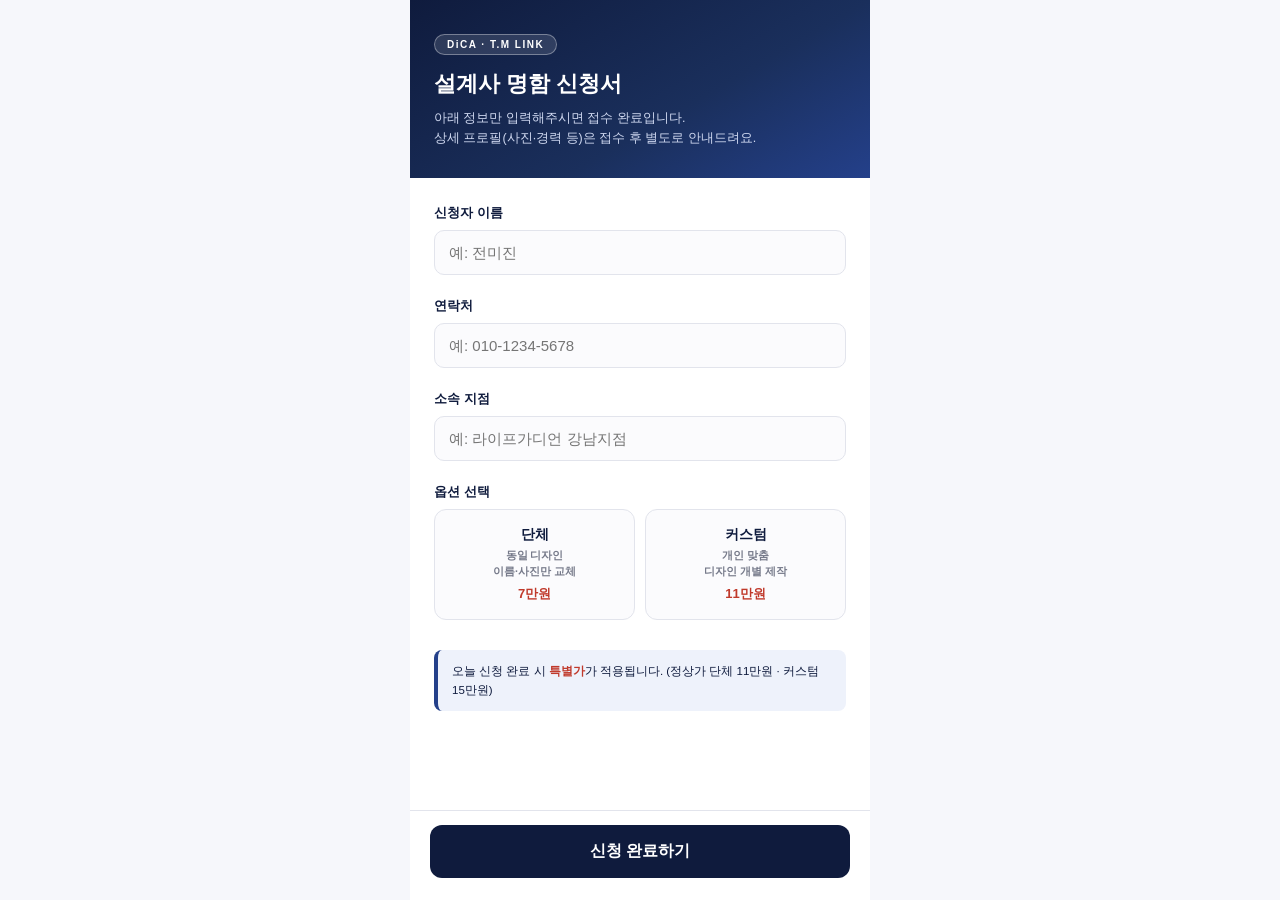
<file: 신청폼/index.html>
<!DOCTYPE html>
<html lang="ko">
<head>
<meta charset="UTF-8">
<meta name="viewport" content="width=device-width, initial-scale=1.0, maximum-scale=1.0">
<meta name="robots" content="noindex,nofollow"/>
<title>DiCA 명함 신청</title>
<style>
  :root{
    --navy:#0f1b3d;
    --navy2:#1a2f5c;
    --blue:#24408a;
    --red:#c0392b;
    --paper:#f6f7fb;
    --line:#e2e4ec;
    --text:#1a1a2e;
    --muted:#767a8a;
  }
  *{box-sizing:border-box; margin:0; padding:0; -webkit-tap-highlight-color:transparent;}
  html,body{height:100%;}
  body{
    font-family:'Noto Sans KR', -apple-system, sans-serif;
    background:var(--paper);
    color:var(--text);
    display:flex;
    justify-content:center;
    min-height:100vh;
  }
  .app{ width:100%; max-width:460px; min-height:100vh; background:#fff; position:relative; }

  /* header */
  .head{
    background:linear-gradient(150deg, var(--navy) 0%, var(--navy2) 60%, var(--blue) 100%);
    color:#fff; padding:34px 24px 30px;
  }
  .eyebrow{
    display:inline-block; font-size:10px; font-weight:700; letter-spacing:1.5px;
    background:rgba(255,255,255,0.12); border:1px solid rgba(255,255,255,0.35);
    padding:4px 12px; border-radius:20px; margin-bottom:14px;
  }
  .head h1{ font-size:22px; font-weight:700; line-height:1.4; }
  .head p{ font-size:12.5px; color:#cfd8f0; margin-top:8px; line-height:1.6; }

  /* body */
  .body{ padding:26px 24px 120px; }
  .field{ margin-bottom:22px; }
  .field label{ display:block; font-size:13px; font-weight:700; color:var(--navy); margin-bottom:8px; }
  .field .hint{ font-size:11px; color:var(--muted); font-weight:400; margin-left:6px; }
  .field input[type=text], .field input[type=tel]{
    width:100%; padding:13px 14px; font-size:15px; font-family:inherit;
    border:1.5px solid var(--line); border-radius:10px; background:#fbfbfd;
    color:var(--text); outline:none; transition:border-color .15s;
  }
  .field input:focus{ border-color:var(--blue); background:#fff; }

  .pill-group{ display:flex; gap:10px; }
  .pill{
    flex:1; text-align:center; padding:16px 10px; border:1.5px solid var(--line);
    border-radius:12px; cursor:pointer; transition:all .15s; background:#fbfbfd;
  }
  .pill .t{ font-size:14px; font-weight:700; color:var(--navy); }
  .pill .d{ font-size:10.5px; color:var(--muted); margin-top:4px; line-height:1.5; }
  .pill .p{ font-size:13px; font-weight:700; color:var(--red); margin-top:6px; }
  .pill.active{ border-color:var(--blue); background:#eef2fb; }
  .pill.active .t{ color:var(--blue); }
  input[type=radio]{ display:none; }

  .note{
    background:#eef2fb; border-left:4px solid var(--blue); border-radius:8px;
    padding:12px 14px; font-size:11.5px; color:var(--navy); line-height:1.6; margin-top:20px;
  }
  .note b{ color:var(--red); }

  .submit-wrap{
    position:fixed; bottom:0; left:50%; transform:translateX(-50%);
    width:100%; max-width:460px; padding:14px 20px 22px; background:#fff;
    border-top:1px solid var(--line);
  }
  button.submit{
    width:100%; padding:16px; font-size:16px; font-weight:700; color:#fff;
    background:var(--navy); border:none; border-radius:12px; cursor:pointer;
    font-family:inherit; transition:opacity .15s;
  }
  button.submit:disabled{ opacity:0.55; }
  button.submit:active{ opacity:0.85; }
  .err{ color:var(--red); font-size:11.5px; margin-top:6px; display:none; }

  /* success screen */
  .success{ display:none; padding:50px 26px; text-align:center; }
  .success .icon{
    width:64px; height:64px; border-radius:50%; background:#eef2fb; color:var(--blue);
    font-size:30px; display:flex; align-items:center; justify-content:center; margin:0 auto 20px auto;
  }
  .success h2{ font-size:19px; color:var(--navy); margin-bottom:10px; }
  .success p{ font-size:13px; color:var(--muted); line-height:1.7; margin-bottom:26px; }
  .pay-box{
    background:var(--paper); border:1.5px solid var(--line); border-radius:12px;
    padding:18px; text-align:left; margin-bottom:18px;
  }
  .pay-box .lbl{ font-size:10.5px; color:var(--muted); font-weight:700; letter-spacing:0.5px; margin-bottom:6px;}
  .pay-box .acct{ font-size:15px; font-weight:700; color:var(--navy); }
  .copy-btn{
    margin-top:12px; width:100%; padding:12px; border-radius:9px; border:1.5px solid var(--blue);
    background:#fff; color:var(--blue); font-weight:700; font-size:13px; font-family:inherit; cursor:pointer;
  }
  .copy-btn.copied{ background:var(--blue); color:#fff; }
  .success .small{ font-size:11px; color:var(--muted); line-height:1.7; }
</style>
</head>
<body>
<div class="app">

  <form id="applyForm">
    <div class="head">
      <div class="eyebrow">DiCA · T.M LINK</div>
      <h1>설계사 명함 신청서</h1>
      <p>아래 정보만 입력해주시면 접수 완료입니다.<br>상세 프로필(사진·경력 등)은 접수 후 별도로 안내드려요.</p>
    </div>

    <div class="body">
      <div class="field">
        <label>신청자 이름</label>
        <input type="text" id="name" placeholder="예: 전미진" required>
      </div>

      <div class="field">
        <label>연락처</label>
        <input type="tel" id="phone" placeholder="예: 010-1234-5678" required>
      </div>

      <div class="field">
        <label>소속 지점</label>
        <input type="text" id="branch" placeholder="예: 라이프가디언 강남지점" required>
      </div>

      <div class="field">
        <label>옵션 선택</label>
        <div class="pill-group">
          <label class="pill" id="pillA">
            <input type="radio" name="option" value="단체" required>
            <div class="t">단체</div>
            <div class="d">동일 디자인<br>이름·사진만 교체</div>
            <div class="p">7만원</div>
          </label>
          <label class="pill" id="pillB">
            <input type="radio" name="option" value="커스텀">
            <div class="t">커스텀</div>
            <div class="d">개인 맞춤<br>디자인 개별 제작</div>
            <div class="p">11만원</div>
          </label>
        </div>
      </div>

      <div class="note">오늘 신청 완료 시 <b>특별가</b>가 적용됩니다. (정상가 단체 11만원 · 커스텀 15만원)</div>
      <div class="err" id="errMsg">옵션을 선택해주세요.</div>
    </div>

    <div class="submit-wrap">
      <button type="submit" class="submit" id="submitBtn">신청 완료하기</button>
    </div>
  </form>

  <div class="success" id="successScreen">
    <div class="icon">✓</div>
    <h2>신청이 접수되었습니다</h2>
    <p>확인 후 프로필 정보 입력용 엑셀을 카카오톡 또는 문자로 보내드릴게요.<br>아래 계좌로 입금해주시면 바로 제작을 시작합니다.</p>

    <div class="pay-box">
      <div class="lbl">입금 계좌</div>
      <div class="acct">카카오뱅크 3333-28-4400690</div>
      <div style="font-size:12.5px; color:#767a8a; margin-top:2px;">예금주: 송승훈</div>
      <button class="copy-btn" id="copyBtn" type="button">계좌번호 복사</button>
    </div>

    <div class="small">문의사항은 T.M LINK 송승훈 대표에게 연락 주세요.</div>
  </div>

</div>

<script>
// ⚠️ 아래 URL을 구글 앱스 스크립트 배포 후 나오는 웹 앱 URL로 교체하세요.
const ENDPOINT_URL = "https://script.google.com/macros/s/AKfycbyYTrzN34zVxq5tYbICtHzuqpKSccDQ0ZK6lyfBZ56au-QoK7XPh-fj49hfFhPHrY2q/exec";

document.querySelectorAll('.pill').forEach(function(pill){
  pill.addEventListener('click', function(){
    document.querySelectorAll('.pill').forEach(function(p){ p.classList.remove('active'); });
    pill.classList.add('active');
    pill.querySelector('input').checked = true;
    document.getElementById('errMsg').style.display = 'none';
  });
});

document.getElementById('applyForm').addEventListener('submit', function(e){
  e.preventDefault();

  const name = document.getElementById('name').value.trim();
  const phone = document.getElementById('phone').value.trim();
  const branch = document.getElementById('branch').value.trim();
  const optionEl = document.querySelector('input[name=option]:checked');

  if(!optionEl){
    document.getElementById('errMsg').style.display = 'block';
    return;
  }

  const btn = document.getElementById('submitBtn');
  btn.disabled = true;
  btn.textContent = '접수 중...';

  const payload = { name: name, phone: phone, branch: branch, option: optionEl.value };

  fetch(ENDPOINT_URL, {
    method: 'POST',
    mode: 'no-cors',
    headers: { 'Content-Type': 'text/plain' },
    body: JSON.stringify(payload)
  }).then(function(){
    document.getElementById('applyForm').style.display = 'none';
    document.getElementById('successScreen').style.display = 'block';
  }).catch(function(){
    document.getElementById('applyForm').style.display = 'none';
    document.getElementById('successScreen').style.display = 'block';
  });
});

document.getElementById('copyBtn').addEventListener('click', function(){
  navigator.clipboard.writeText('3333-28-4400690').then(function(){
    const btn = document.getElementById('copyBtn');
    btn.textContent = '복사되었습니다';
    btn.classList.add('copied');
    setTimeout(function(){
      btn.textContent = '계좌번호 복사';
      btn.classList.remove('copied');
    }, 2000);
  });
});
</script>
</body>
</html>
</file>
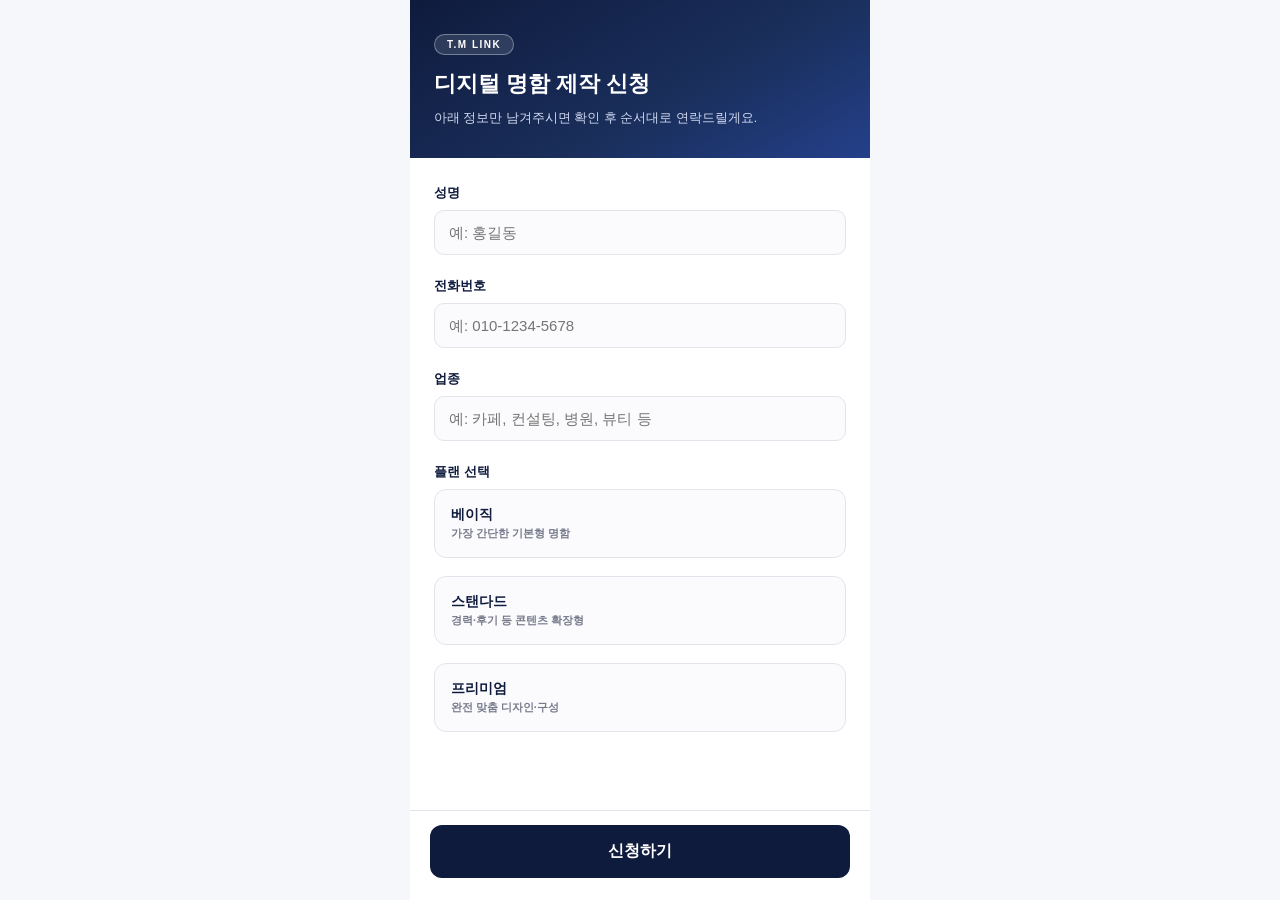
<file: 신청폼/일반/index.html>
<!DOCTYPE html>
<html lang="ko">
<head>
<meta charset="UTF-8">
<meta name="viewport" content="width=device-width, initial-scale=1.0, maximum-scale=1.0">
<title>T.M LINK 명함 제작 신청</title>
<style>
  :root{
    --navy:#0f1b3d;
    --navy2:#1a2f5c;
    --blue:#24408a;
    --gold:#c9a24a;
    --red:#c0392b;
    --paper:#f6f7fb;
    --line:#e2e4ec;
    --text:#1a1a2e;
    --muted:#767a8a;
  }
  *{box-sizing:border-box; margin:0; padding:0; -webkit-tap-highlight-color:transparent;}
  html,body{height:100%;}
  body{
    font-family:'Noto Sans KR', -apple-system, sans-serif;
    background:var(--paper);
    color:var(--text);
    display:flex;
    justify-content:center;
    min-height:100vh;
  }
  .app{ width:100%; max-width:460px; min-height:100vh; background:#fff; position:relative; }

  .head{
    background:linear-gradient(150deg, var(--navy) 0%, var(--navy2) 60%, var(--blue) 100%);
    color:#fff; padding:34px 24px 30px;
  }
  .eyebrow{
    display:inline-block; font-size:10px; font-weight:700; letter-spacing:1.5px;
    background:rgba(255,255,255,0.12); border:1px solid rgba(255,255,255,0.35);
    padding:4px 12px; border-radius:20px; margin-bottom:14px;
  }
  .head h1{ font-size:22px; font-weight:700; line-height:1.4; }
  .head p{ font-size:12.5px; color:#cfd8f0; margin-top:8px; line-height:1.6; }

  .body{ padding:26px 24px 120px; }
  .field{ margin-bottom:22px; }
  .field label{ display:block; font-size:13px; font-weight:700; color:var(--navy); margin-bottom:8px; }
  .field input[type=text], .field input[type=tel]{
    width:100%; padding:13px 14px; font-size:15px; font-family:inherit;
    border:1.5px solid var(--line); border-radius:10px; background:#fbfbfd;
    color:var(--text); outline:none; transition:border-color .15s;
  }
  .field input:focus{ border-color:var(--blue); background:#fff; }

  .plan-group{ display:flex; flex-direction:column; gap:10px; }
  .plan{
    display:flex; align-items:center; justify-content:space-between;
    padding:16px 16px; border:1.5px solid var(--line);
    border-radius:12px; cursor:pointer; transition:all .15s; background:#fbfbfd;
  }
  .plan .l{ text-align:left; }
  .plan .t{ font-size:14px; font-weight:700; color:var(--navy); }
  .plan .d{ font-size:10.5px; color:var(--muted); margin-top:3px; }
  .plan .p{ font-size:13px; font-weight:700; color:var(--red); white-space:nowrap; }
  .plan.active{ border-color:var(--blue); background:#eef2fb; }
  .plan.active .t{ color:var(--blue); }
  input[type=radio]{ display:none; }

  .err{ color:var(--red); font-size:11.5px; margin-top:8px; display:none; }

  .submit-wrap{
    position:fixed; bottom:0; left:50%; transform:translateX(-50%);
    width:100%; max-width:460px; padding:14px 20px 22px; background:#fff;
    border-top:1px solid var(--line);
  }
  button.submit{
    width:100%; padding:16px; font-size:16px; font-weight:700; color:#fff;
    background:var(--navy); border:none; border-radius:12px; cursor:pointer;
    font-family:inherit;
  }
  button.submit:disabled{ opacity:0.55; }
  button.submit:active{ opacity:0.85; }

  .success{ display:none; padding:60px 26px; text-align:center; }
  .success .icon{
    width:64px; height:64px; border-radius:50%; background:#eef2fb; color:var(--blue);
    font-size:30px; display:flex; align-items:center; justify-content:center; margin:0 auto 20px auto;
  }
  .success h2{ font-size:19px; color:var(--navy); margin-bottom:10px; }
  .success p{ font-size:13px; color:var(--muted); line-height:1.7; }
</style>
</head>
<body>
<div class="app">

  <form id="applyForm">
    <div class="head">
      <div class="eyebrow">T.M LINK</div>
      <h1>디지털 명함 제작 신청</h1>
      <p>아래 정보만 남겨주시면 확인 후 순서대로 연락드릴게요.</p>
    </div>

    <div class="body">
      <div class="field">
        <label>성명</label>
        <input type="text" id="name" placeholder="예: 홍길동" required>
      </div>

      <div class="field">
        <label>전화번호</label>
        <input type="tel" id="phone" placeholder="예: 010-1234-5678" required>
      </div>

      <div class="field">
        <label>업종</label>
        <input type="text" id="industry" placeholder="예: 카페, 컨설팅, 병원, 뷰티 등" required>
      </div>

      <div class="field">
        <label>플랜 선택</label>
        <div class="plan-group">
          <label class="plan" id="planBasic">
            <input type="radio" name="plan" value="베이직" required>
            <div class="l"><div class="t">베이직</div><div class="d">가장 간단한 기본형 명함</div></div>
          </label>
          <label class="plan" id="planStandard">
            <input type="radio" name="plan" value="스탠다드">
            <div class="l"><div class="t">스탠다드</div><div class="d">경력·후기 등 콘텐츠 확장형</div></div>
          </label>
          <label class="plan" id="planPremium">
            <input type="radio" name="plan" value="프리미엄">
            <div class="l"><div class="t">프리미엄</div><div class="d">완전 맞춤 디자인·구성</div></div>
          </label>
        </div>
      </div>

      <div class="err" id="errMsg">플랜을 선택해주세요.</div>
    </div>

    <div class="submit-wrap">
      <button type="submit" class="submit" id="submitBtn">신청하기</button>
    </div>
  </form>

  <div class="success" id="successScreen">
    <div class="icon">✓</div>
    <h2>신청이 접수되었습니다</h2>
    <p>남겨주신 연락처로 순서대로 안내드릴게요.<br>문의사항은 T.M LINK 송승훈 대표에게 연락 주세요.</p>
  </div>

</div>

<script>
// ⚠️ 아래 URL은 기존 신청 시트에 연결된 Apps Script 웹 앱 URL과 동일한 것을 사용하세요.
const ENDPOINT_URL = "REPLACE_WITH_APPS_SCRIPT_WEB_APP_URL";

document.querySelectorAll('.plan').forEach(function(plan){
  plan.addEventListener('click', function(){
    document.querySelectorAll('.plan').forEach(function(p){ p.classList.remove('active'); });
    plan.classList.add('active');
    plan.querySelector('input').checked = true;
    document.getElementById('errMsg').style.display = 'none';
  });
});

document.getElementById('applyForm').addEventListener('submit', function(e){
  e.preventDefault();

  const name = document.getElementById('name').value.trim();
  const phone = document.getElementById('phone').value.trim();
  const industry = document.getElementById('industry').value.trim();
  const planEl = document.querySelector('input[name=plan]:checked');

  if(!planEl){
    document.getElementById('errMsg').style.display = 'block';
    return;
  }

  const btn = document.getElementById('submitBtn');
  btn.disabled = true;
  btn.textContent = '접수 중...';

  const payload = {
    formType: 'TM LINK 홈페이지',
    name: name,
    phone: phone,
    industry: industry,
    option: planEl.value
  };

  fetch(ENDPOINT_URL, {
    method: 'POST',
    mode: 'no-cors',
    headers: { 'Content-Type': 'text/plain' },
    body: JSON.stringify(payload)
  }).then(function(){
    document.getElementById('applyForm').style.display = 'none';
    document.getElementById('successScreen').style.display = 'block';
  }).catch(function(){
    document.getElementById('applyForm').style.display = 'none';
    document.getElementById('successScreen').style.display = 'block';
  });
});
</script>
</body>
</html>
</file>
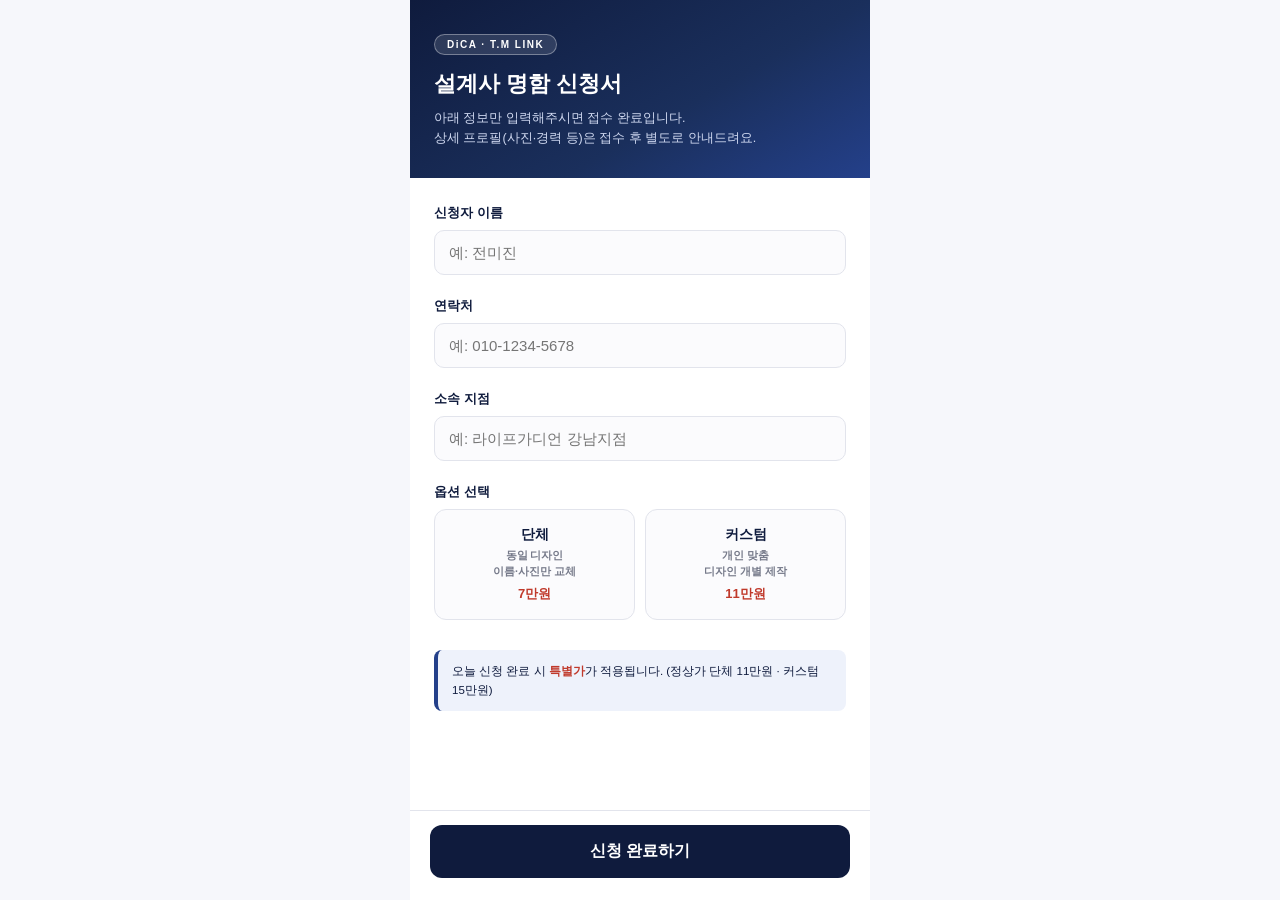
<file: 신청폼/DiCA_명함신청폼.html>
<!DOCTYPE html>
<html lang="ko">
<head>
<meta charset="UTF-8">
<meta name="viewport" content="width=device-width, initial-scale=1.0, maximum-scale=1.0">
<title>DiCA 명함 신청</title>
<style>
  :root{
    --navy:#0f1b3d;
    --navy2:#1a2f5c;
    --blue:#24408a;
    --red:#c0392b;
    --paper:#f6f7fb;
    --line:#e2e4ec;
    --text:#1a1a2e;
    --muted:#767a8a;
  }
  *{box-sizing:border-box; margin:0; padding:0; -webkit-tap-highlight-color:transparent;}
  html,body{height:100%;}
  body{
    font-family:'Noto Sans KR', -apple-system, sans-serif;
    background:var(--paper);
    color:var(--text);
    display:flex;
    justify-content:center;
    min-height:100vh;
  }
  .app{ width:100%; max-width:460px; min-height:100vh; background:#fff; position:relative; }

  /* header */
  .head{
    background:linear-gradient(150deg, var(--navy) 0%, var(--navy2) 60%, var(--blue) 100%);
    color:#fff; padding:34px 24px 30px;
  }
  .eyebrow{
    display:inline-block; font-size:10px; font-weight:700; letter-spacing:1.5px;
    background:rgba(255,255,255,0.12); border:1px solid rgba(255,255,255,0.35);
    padding:4px 12px; border-radius:20px; margin-bottom:14px;
  }
  .head h1{ font-size:22px; font-weight:700; line-height:1.4; }
  .head p{ font-size:12.5px; color:#cfd8f0; margin-top:8px; line-height:1.6; }

  /* body */
  .body{ padding:26px 24px 120px; }
  .field{ margin-bottom:22px; }
  .field label{ display:block; font-size:13px; font-weight:700; color:var(--navy); margin-bottom:8px; }
  .field .hint{ font-size:11px; color:var(--muted); font-weight:400; margin-left:6px; }
  .field input[type=text], .field input[type=tel]{
    width:100%; padding:13px 14px; font-size:15px; font-family:inherit;
    border:1.5px solid var(--line); border-radius:10px; background:#fbfbfd;
    color:var(--text); outline:none; transition:border-color .15s;
  }
  .field input:focus{ border-color:var(--blue); background:#fff; }

  .pill-group{ display:flex; gap:10px; }
  .pill{
    flex:1; text-align:center; padding:16px 10px; border:1.5px solid var(--line);
    border-radius:12px; cursor:pointer; transition:all .15s; background:#fbfbfd;
  }
  .pill .t{ font-size:14px; font-weight:700; color:var(--navy); }
  .pill .d{ font-size:10.5px; color:var(--muted); margin-top:4px; line-height:1.5; }
  .pill .p{ font-size:13px; font-weight:700; color:var(--red); margin-top:6px; }
  .pill.active{ border-color:var(--blue); background:#eef2fb; }
  .pill.active .t{ color:var(--blue); }
  input[type=radio]{ display:none; }

  .note{
    background:#eef2fb; border-left:4px solid var(--blue); border-radius:8px;
    padding:12px 14px; font-size:11.5px; color:var(--navy); line-height:1.6; margin-top:20px;
  }
  .note b{ color:var(--red); }

  .submit-wrap{
    position:fixed; bottom:0; left:50%; transform:translateX(-50%);
    width:100%; max-width:460px; padding:14px 20px 22px; background:#fff;
    border-top:1px solid var(--line);
  }
  button.submit{
    width:100%; padding:16px; font-size:16px; font-weight:700; color:#fff;
    background:var(--navy); border:none; border-radius:12px; cursor:pointer;
    font-family:inherit; transition:opacity .15s;
  }
  button.submit:disabled{ opacity:0.55; }
  button.submit:active{ opacity:0.85; }
  .err{ color:var(--red); font-size:11.5px; margin-top:6px; display:none; }

  /* success screen */
  .success{ display:none; padding:50px 26px; text-align:center; }
  .success .icon{
    width:64px; height:64px; border-radius:50%; background:#eef2fb; color:var(--blue);
    font-size:30px; display:flex; align-items:center; justify-content:center; margin:0 auto 20px auto;
  }
  .success h2{ font-size:19px; color:var(--navy); margin-bottom:10px; }
  .success p{ font-size:13px; color:var(--muted); line-height:1.7; margin-bottom:26px; }
  .pay-box{
    background:var(--paper); border:1.5px solid var(--line); border-radius:12px;
    padding:18px; text-align:left; margin-bottom:18px;
  }
  .pay-box .lbl{ font-size:10.5px; color:var(--muted); font-weight:700; letter-spacing:0.5px; margin-bottom:6px;}
  .pay-box .acct{ font-size:15px; font-weight:700; color:var(--navy); }
  .copy-btn{
    margin-top:12px; width:100%; padding:12px; border-radius:9px; border:1.5px solid var(--blue);
    background:#fff; color:var(--blue); font-weight:700; font-size:13px; font-family:inherit; cursor:pointer;
  }
  .copy-btn.copied{ background:var(--blue); color:#fff; }
  .success .small{ font-size:11px; color:var(--muted); line-height:1.7; }
</style>
</head>
<body>
<div class="app">

  <form id="applyForm">
    <div class="head">
      <div class="eyebrow">DiCA · T.M LINK</div>
      <h1>설계사 명함 신청서</h1>
      <p>아래 정보만 입력해주시면 접수 완료입니다.<br>상세 프로필(사진·경력 등)은 접수 후 별도로 안내드려요.</p>
    </div>

    <div class="body">
      <div class="field">
        <label>신청자 이름</label>
        <input type="text" id="name" placeholder="예: 전미진" required>
      </div>

      <div class="field">
        <label>연락처</label>
        <input type="tel" id="phone" placeholder="예: 010-1234-5678" required>
      </div>

      <div class="field">
        <label>소속 지점</label>
        <input type="text" id="branch" placeholder="예: 라이프가디언 강남지점" required>
      </div>

      <div class="field">
        <label>옵션 선택</label>
        <div class="pill-group">
          <label class="pill" id="pillA">
            <input type="radio" name="option" value="단체" required>
            <div class="t">단체</div>
            <div class="d">동일 디자인<br>이름·사진만 교체</div>
            <div class="p">7만원</div>
          </label>
          <label class="pill" id="pillB">
            <input type="radio" name="option" value="커스텀">
            <div class="t">커스텀</div>
            <div class="d">개인 맞춤<br>디자인 개별 제작</div>
            <div class="p">11만원</div>
          </label>
        </div>
      </div>

      <div class="note">오늘 신청 완료 시 <b>특별가</b>가 적용됩니다. (정상가 단체 11만원 · 커스텀 15만원)</div>
      <div class="err" id="errMsg">옵션을 선택해주세요.</div>
    </div>

    <div class="submit-wrap">
      <button type="submit" class="submit" id="submitBtn">신청 완료하기</button>
    </div>
  </form>

  <div class="success" id="successScreen">
    <div class="icon">✓</div>
    <h2>신청이 접수되었습니다</h2>
    <p>확인 후 프로필 정보 입력용 엑셀을 카카오톡 또는 문자로 보내드릴게요.<br>아래 계좌로 입금해주시면 바로 제작을 시작합니다.</p>

    <div class="pay-box">
      <div class="lbl">입금 계좌</div>
      <div class="acct">카카오뱅크 3333-28-4400690</div>
      <div style="font-size:12.5px; color:#767a8a; margin-top:2px;">예금주: 송승훈</div>
      <button class="copy-btn" id="copyBtn" type="button">계좌번호 복사</button>
    </div>

    <div class="small">문의사항은 T.M LINK 송승훈 대표에게 연락 주세요.</div>
  </div>

</div>

<script>
// ⚠️ 아래 URL을 구글 앱스 스크립트 배포 후 나오는 웹 앱 URL로 교체하세요.
const ENDPOINT_URL = "REPLACE_WITH_APPS_SCRIPT_WEB_APP_URL";

document.querySelectorAll('.pill').forEach(function(pill){
  pill.addEventListener('click', function(){
    document.querySelectorAll('.pill').forEach(function(p){ p.classList.remove('active'); });
    pill.classList.add('active');
    pill.querySelector('input').checked = true;
    document.getElementById('errMsg').style.display = 'none';
  });
});

document.getElementById('applyForm').addEventListener('submit', function(e){
  e.preventDefault();

  const name = document.getElementById('name').value.trim();
  const phone = document.getElementById('phone').value.trim();
  const branch = document.getElementById('branch').value.trim();
  const optionEl = document.querySelector('input[name=option]:checked');

  if(!optionEl){
    document.getElementById('errMsg').style.display = 'block';
    return;
  }

  const btn = document.getElementById('submitBtn');
  btn.disabled = true;
  btn.textContent = '접수 중...';

  const payload = { name: name, phone: phone, branch: branch, option: optionEl.value };

  fetch(ENDPOINT_URL, {
    method: 'POST',
    mode: 'no-cors',
    headers: { 'Content-Type': 'text/plain' },
    body: JSON.stringify(payload)
  }).then(function(){
    document.getElementById('applyForm').style.display = 'none';
    document.getElementById('successScreen').style.display = 'block';
  }).catch(function(){
    document.getElementById('applyForm').style.display = 'none';
    document.getElementById('successScreen').style.display = 'block';
  });
});

document.getElementById('copyBtn').addEventListener('click', function(){
  navigator.clipboard.writeText('3333-28-4400690').then(function(){
    const btn = document.getElementById('copyBtn');
    btn.textContent = '복사되었습니다';
    btn.classList.add('copied');
    setTimeout(function(){
      btn.textContent = '계좌번호 복사';
      btn.classList.remove('copied');
    }, 2000);
  });
});
</script>
</body>
</html>
</file>
